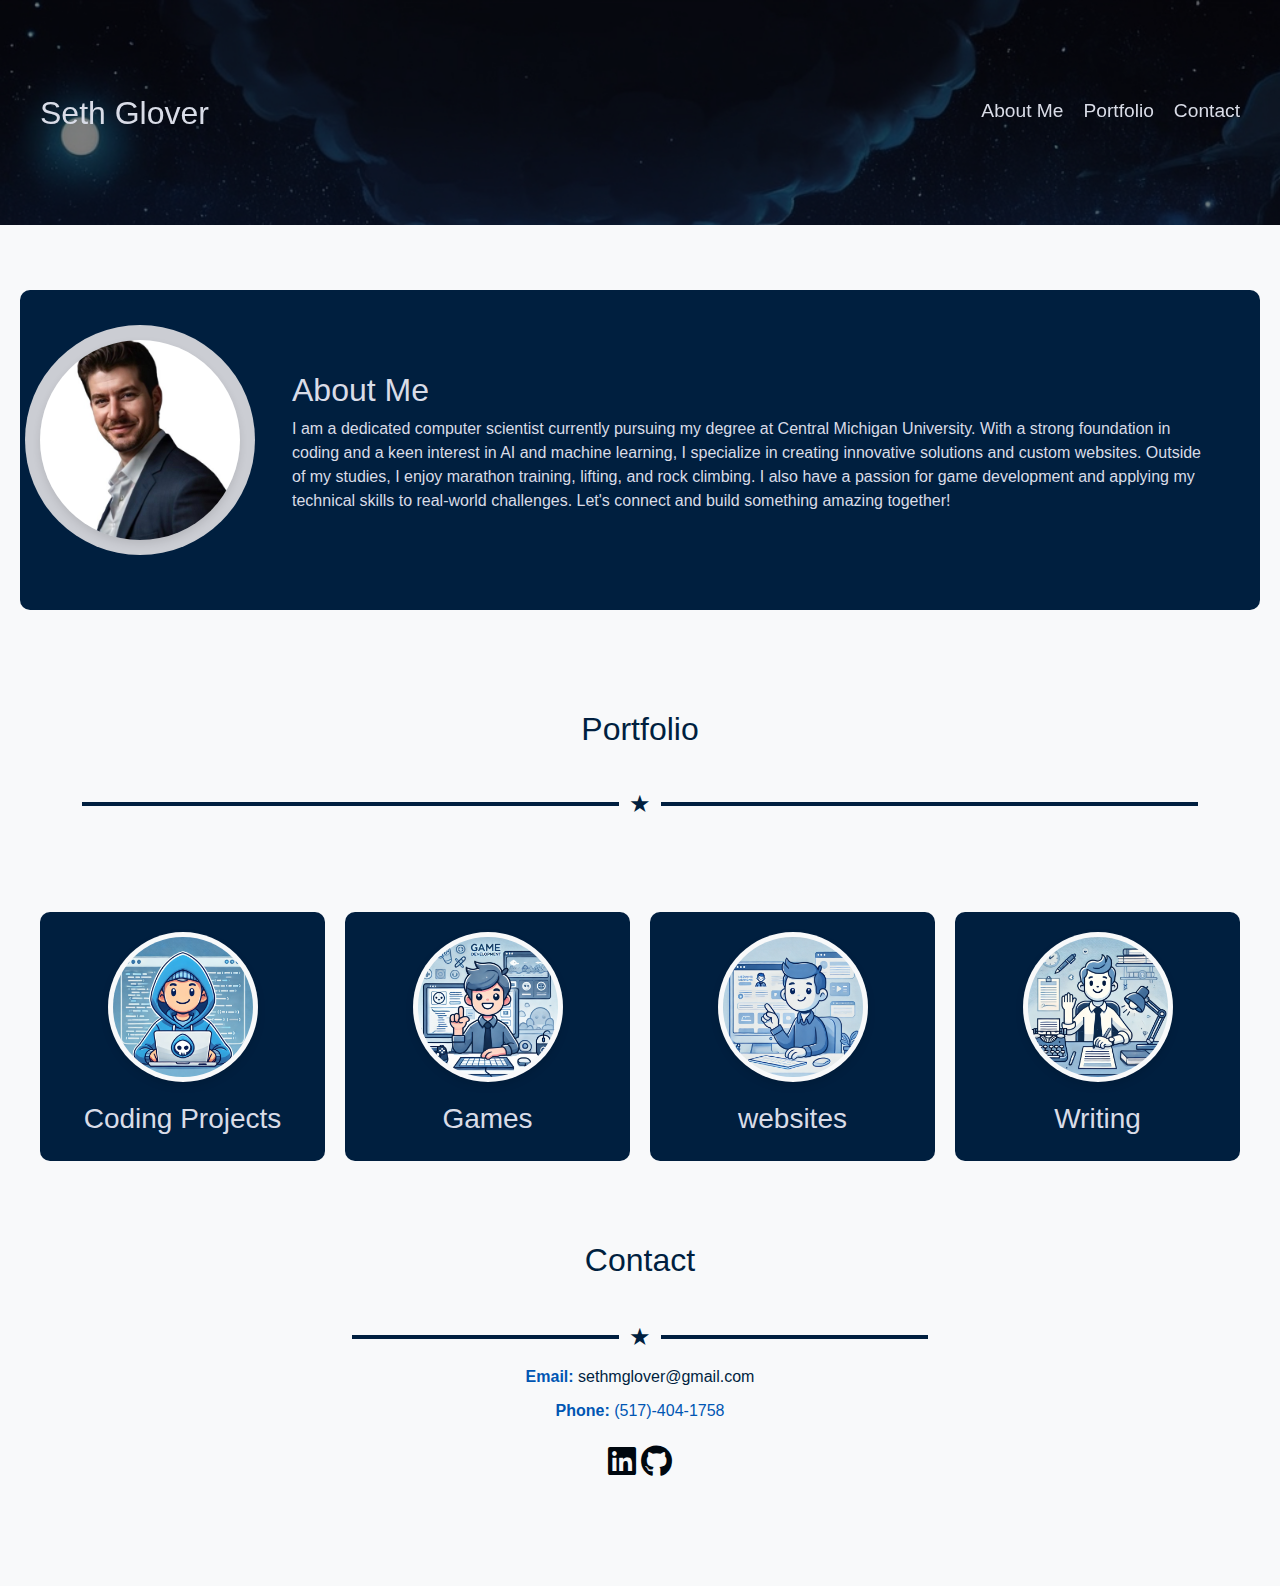
<file: index.html>
<!DOCTYPE html>
<html lang="en">
<head>
    <meta http-equiv="refresh" content="0; url=portfolio_glover.html">
    <meta name="viewport" content="width=device-width, initial-scale=1.0">
    <title>Redirecting...</title>
</head>
<body>
    <p>If you are not redirected automatically, <a href="portfolio_glover.html">click here</a>.</p>
    <script src="https://code.jquery.com/jquery-3.6.0.min.js"></script>
    <script src="https://cdn.jsdelivr.net/npm/bootstrap@5.3.3/dist/js/bootstrap.bundle.min.js" integrity="sha384-YvpcrYf0tY3lHB60NNkmXc5s9fDVZLESaAA55NDzOxhy9GkcIdslK1eN7N6jIeHz" crossorigin="anonymous"></script>
    <script src="prot.js"></script>
</body>
</html>
</file>
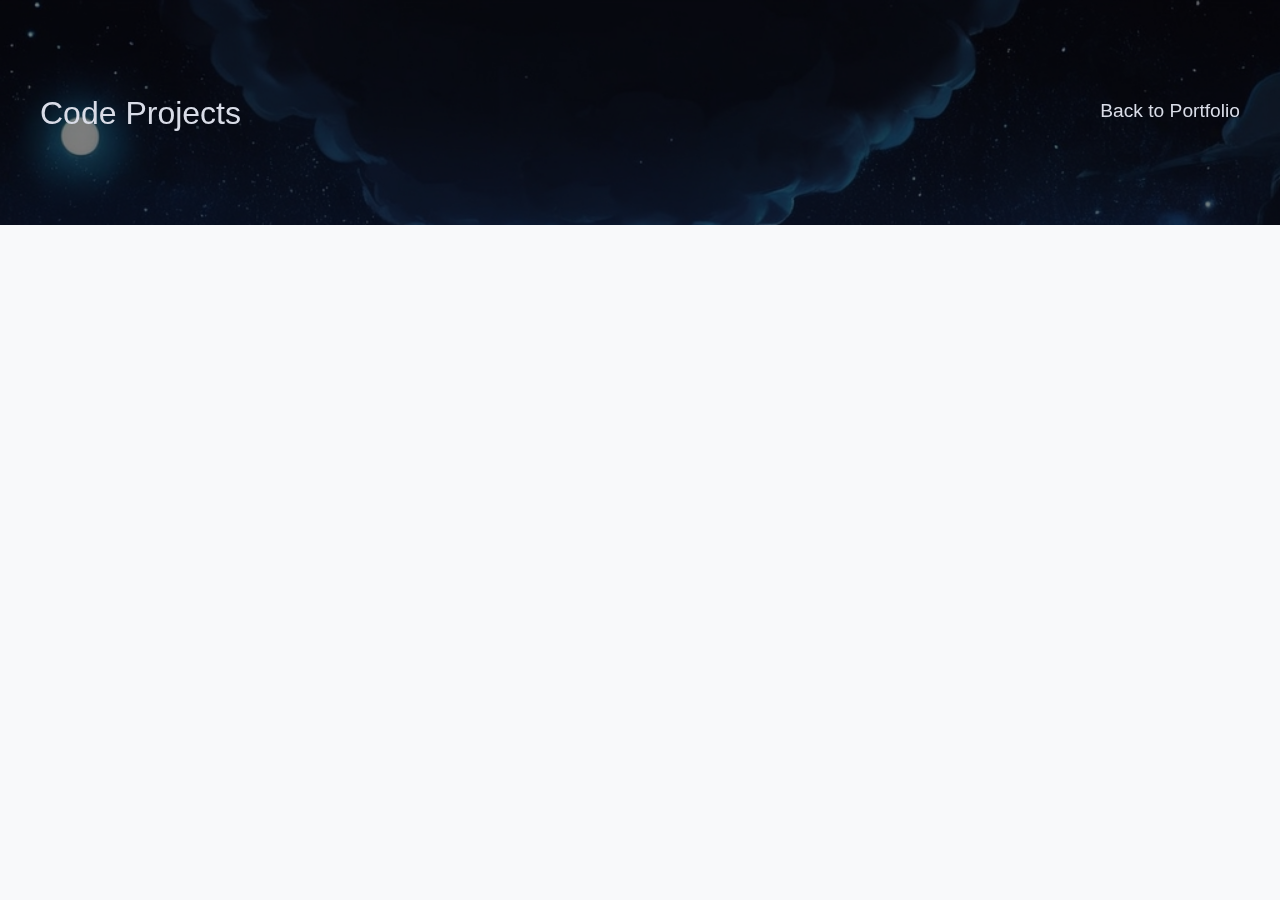
<file: coding.html>
<!DOCTYPE html>
<html lang="en">
<head>
    <meta charset="UTF-8">
    <meta name="viewport" content="width=device-width, initial-scale=1.0">
    <link href="https://cdn.jsdelivr.net/npm/bootstrap@5.3.3/dist/css/bootstrap.min.css" rel="stylesheet" integrity="sha384-QWTKZyjpPEjISv5WaRU9OFeRpok6YctnYmDr5pNlyT2bRjXh0JMhjY6hW+ALEwIH" crossorigin="anonymous">
    <title>Code Projects</title>
    <link rel="stylesheet" href="port_css.css">
</head>
<body>
    <div class="hero-section">
        <div class="overlay"></div>
        <div class="hero-content">
            <p class="hero-name">Code Projects</p>
            <div class="hero-links">
                <a href="index.html" class="hero-link">Back to Portfolio</a>
            </div>
        </div>
    </div>

    <section id="code-section">
        <div class="container">
            <h2>Code Section</h2>
            <p>Details about coding projects.</p>
        </div>
    </section>

    <script src="https://code.jquery.com/jquery-3.6.0.min.js"></script>
    <script src="https://cdn.jsdelivr.net/npm/bootstrap@5.3.3/dist/js/bootstrap.bundle.min.js" integrity="sha384-YvpcrYf0tY3lHB60NNkmXc5s9fDVZLESaAA55NDzOxhy9GkcIdslK1eN7N6jIeHz" crossorigin="anonymous"></script>
    <script src="prot.js"></script>
</body>
</html>
</file>
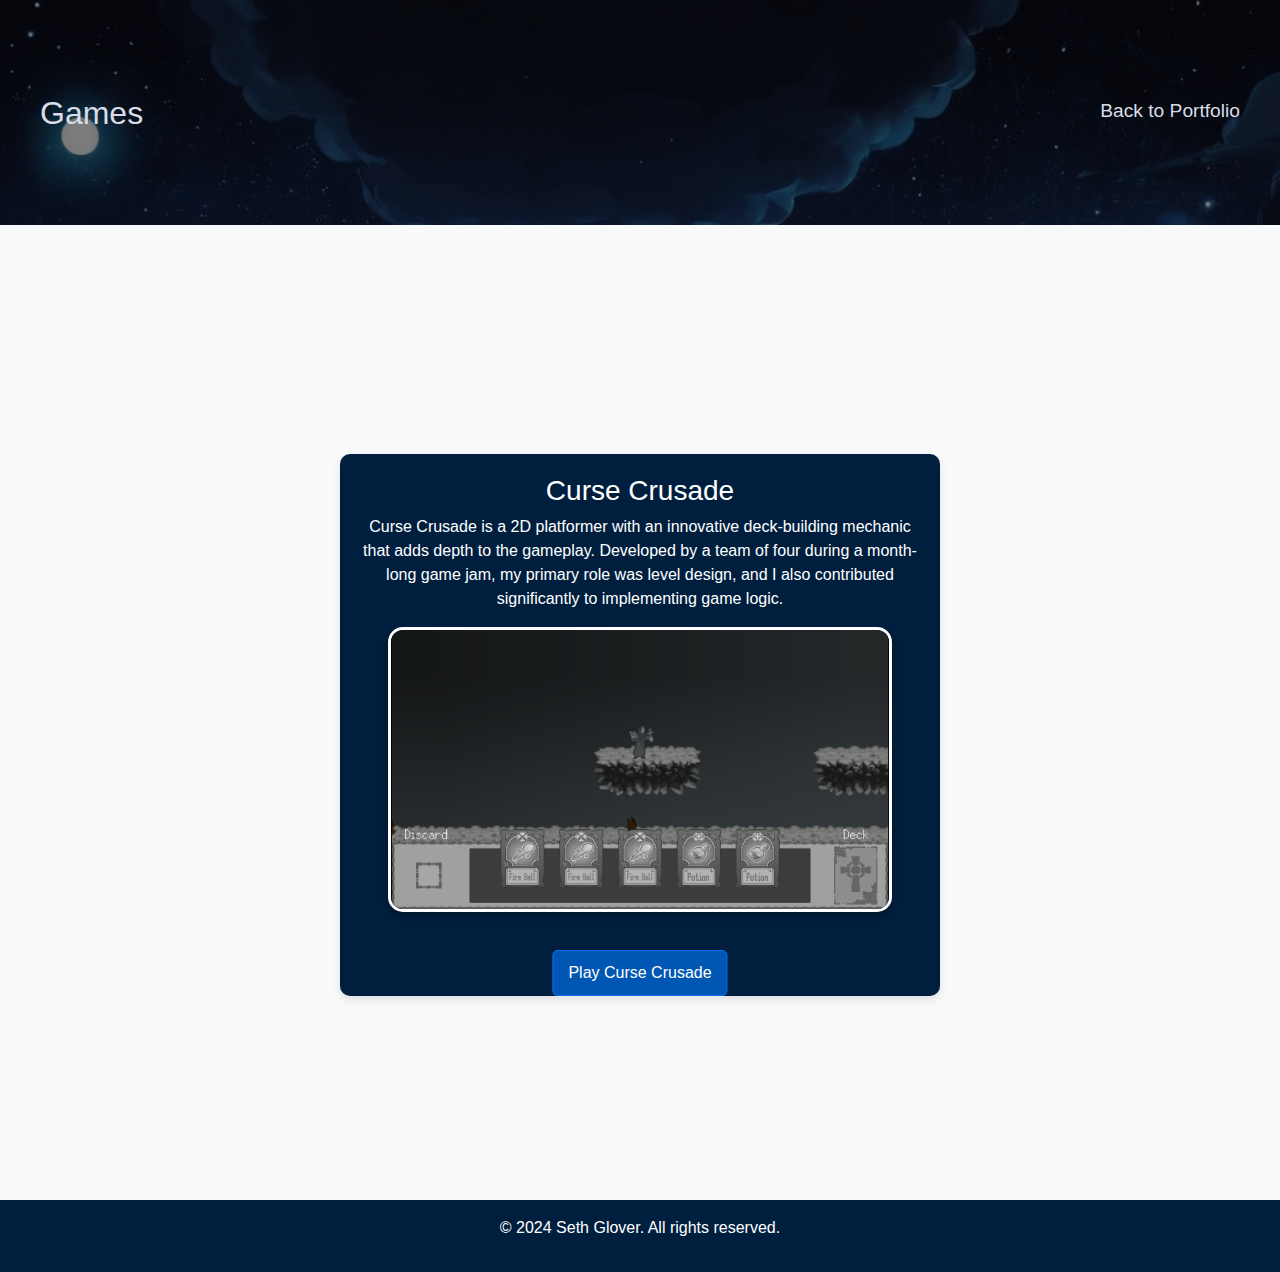
<file: games.html>
<!DOCTYPE html>
<html lang="en">
<head>
    <meta charset="UTF-8">
    <meta name="viewport" content="width=device-width, initial-scale=1.0">
    <link href="https://cdn.jsdelivr.net/npm/bootstrap@5.3.3/dist/css/bootstrap.min.css" rel="stylesheet" integrity="sha384-QWTKZyjpPEjISv5WaRU9OFeRpok6YctnYmDr5pNlyT2bRjXh0JMhjY6hW+ALEwIH" crossorigin="anonymous">
    <title>Games Projects</title>
    <link rel="stylesheet" href="port_css.css">
</head>
<body>
    <div class="hero-section">
        <div class="overlay"></div>
        <div class="hero-content">
            <p class="hero-name">Games</p>
            <div class="hero-links">
                <a href="index.html" class="hero-link">Back to Portfolio</a>
            </div>
        </div>
    </div>

    <section id="games-section" class="game-section">
        <div class="container">
            <h2 class="mb-4"></h2>
            <p></p>
            <div class="game-item my-4 d-flex flex-column align-items-center position-relative">
                <h3 class="text-center">Curse Crusade</h3>
                <p class="text-left">Curse Crusade is a 2D platformer with an innovative deck-building mechanic that adds depth to the gameplay. Developed by a team of four during a month-long game jam, my primary role was level design, and I also contributed significantly to implementing game logic. </p>
                <img src="images/cursed_crusade.png" alt="Curse Crusade Game Image" class="img-fluid game-image mb-4">
                <a href="https://zackavelli.itch.io/curse-crusade" target="_blank" rel="noopener noreferrer" class="btn btn-primary position-absolute bottom-0 start-50 translate-middle-x">Play Curse Crusade</a>
            </div>
            
            
        </div>
    </section>
    
    <footer class="text-center py-3"> 
        <p>&copy; 2024 Seth Glover. All rights reserved.</p>
    </footer>

    <script src="https://code.jquery.com/jquery-3.6.0.min.js"></script>
    <script src="https://cdn.jsdelivr.net/npm/bootstrap@5.3.3/dist/js/bootstrap.bundle.min.js" integrity="sha384-YvpcrYf0tY3lHB60NNkmXc5s9fDVZLESaAA55NDzOxhy9GkcIdslK1eN7N6jIeHz" crossorigin="anonymous"></script>
    <script src="prot.js"></script>
</body>
</html>
</file>
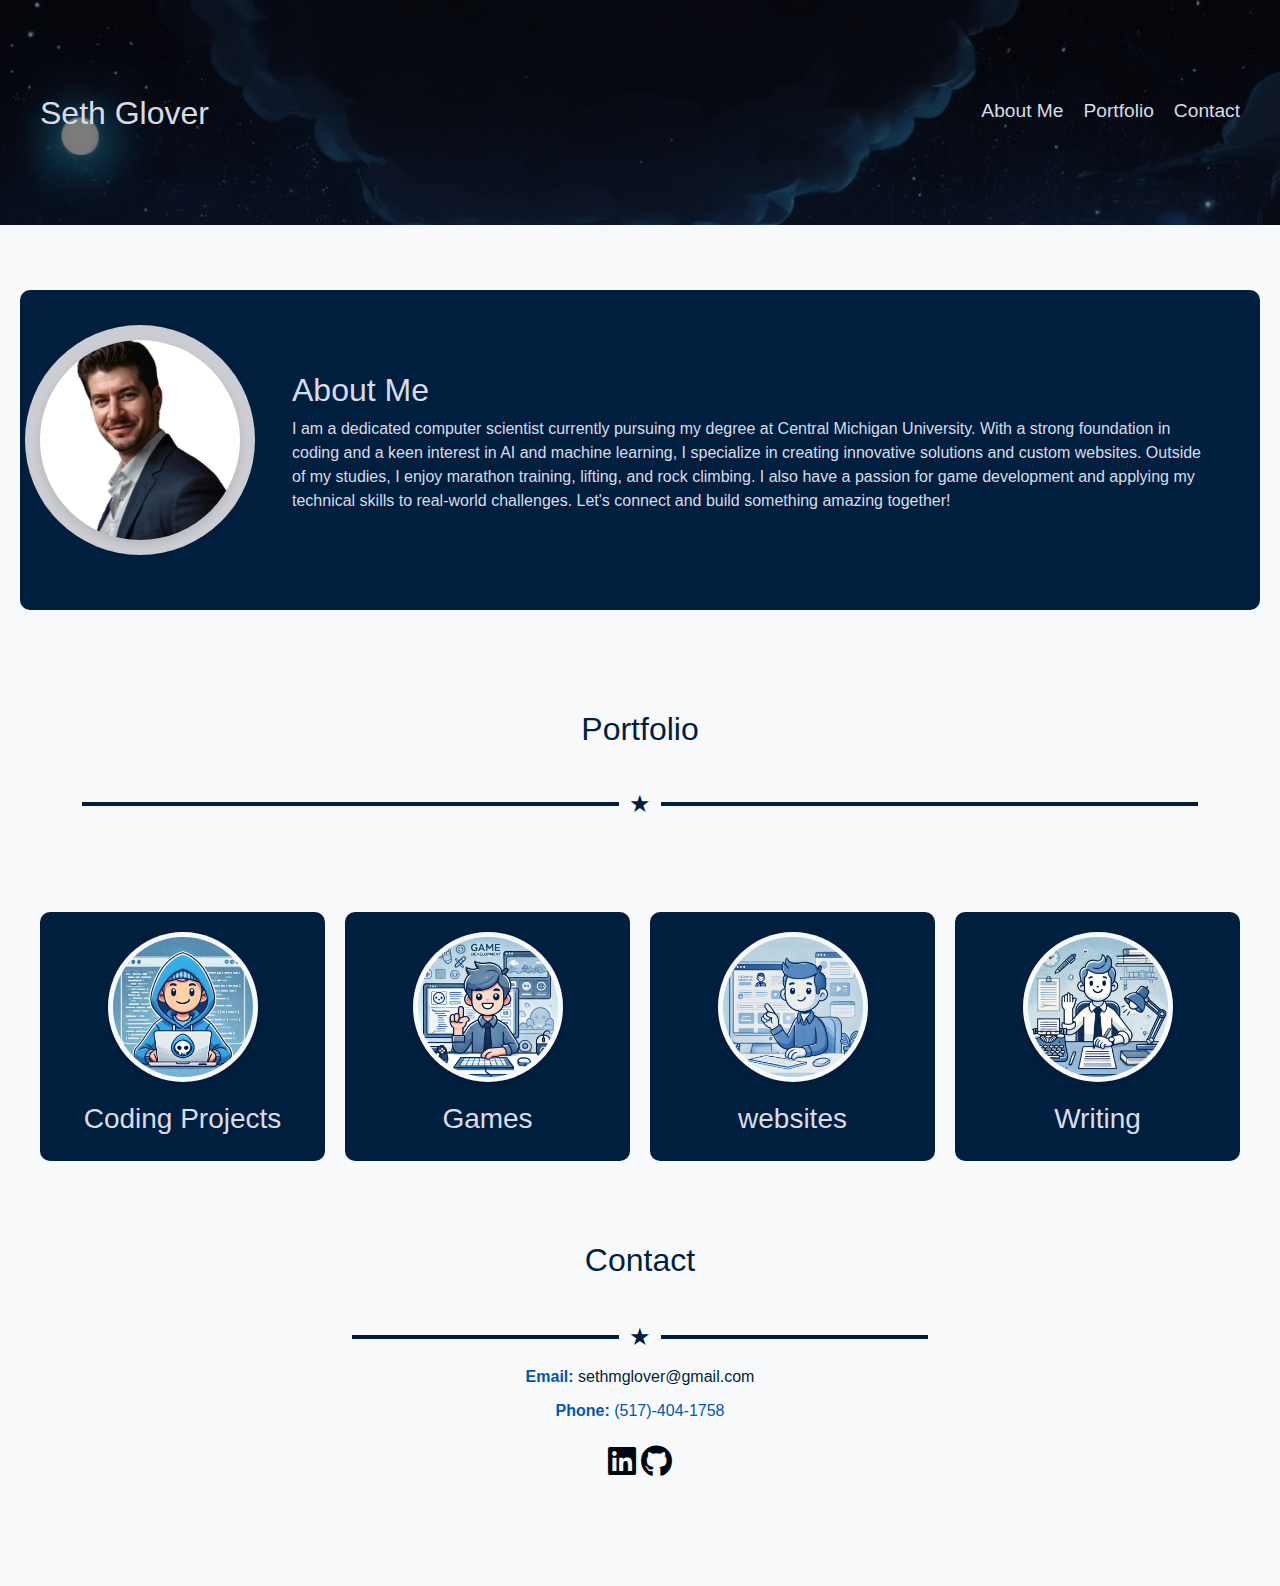
<file: portfolio_glover.html>
<!DOCTYPE html>
<html lang="en">

<head>
    <meta charset="UTF-8">
    <meta name="viewport" content="width=device-width, initial-scale=1.0">
    <link href="https://cdn.jsdelivr.net/npm/bootstrap@5.3.3/dist/css/bootstrap.min.css" rel="stylesheet" integrity="sha384-QWTKZyjpPEjISv5WaRU9OFeRpok6YctnYmDr5pNlyT2bRjXh0JMhjY6hW+ALEwIH" crossorigin="anonymous">
    <link rel="stylesheet" href="https://cdnjs.cloudflare.com/ajax/libs/font-awesome/6.0.0-beta3/css/all.min.css">

    <title>Portfolio</title>
    <link rel="stylesheet" href="port_css.css">
</head>

<body>

    <div class="hero-section">
        <div class="overlay"></div>
        <div class="hero-content">
            <p class= "hero-name" > Seth Glover</p>
            <div class= "hero-links">
                <a href="#about" class="hero-link" id="about-link">About Me</a>
                <a href="#portfolio" class="hero-link" id="portfolio-link">Portfolio</a>
                <a href="#contact" class="hero-link" id="contact-link">Contact</a>
            </div>
            <button class="menu-button" onclick="toggleMenu()">☰</button>
        </div> 
    </div>

    <div class="grid-container">
        <div class="header-about-container">
            <div class="profile-item">
                <div class="profile-wrapper">
                    <img src="images/Profile Image_NBG.jpg" alt="Profile" class="profile-image">
                    <div class="circle circle1"></div>
                    <div class="circle circle2"></div>
                </div>
            </div>

            <section id="about" class="about">
                <div class="container">
                    <h2>About Me</h2>
                    <p>I am a dedicated computer scientist currently pursuing my degree at Central Michigan University. 
                        With a strong foundation in coding and a keen interest in AI and machine learning, 
                        I specialize in creating innovative solutions and custom websites. Outside of my studies, 
                        I enjoy marathon training, lifting, and rock climbing. 
                        I also have a passion for game development and applying my technical skills to real-world challenges. 
                        Let's connect and build something amazing together!</p>
                </div>
            </section>
        </div>
    </div>

    <section class="divider-projects">
        <div class="container">
            <h2>Portfolio</h2>
            <div class="divider">
                <span class="star">★</span>
            </div>
        </div>
    </section>
    
    <section id= "portfolio" class="projects">
        <div class="grid-container-portfolio">
            <div class="project-grid">
                <div class="project-item" data-target="coding.html">
                    <img src="images/cartoon5.png" alt="Project 1">
                    <h3>Coding Projects</h3>
                    
                </div>
                <div class="project-item" data-target="games.html">
                    <img src="images/games.png" alt="Project 2">
                    <h3>Games</h3>
                    
                </div>
                <div class="project-item"  data-target="websites.html">
                    <img src="images/cartoon6.png" alt="Project 3">
                    <h3>websites</h3>
                    
                </div>
                <div class="project-item" data-target="writing.html">
                    <img src="images/writing.png" alt="Project 4">
                    <h3>Writing</h3>
                    
                </div>
            </div>
        </div>
    </section>
    
    <section id="contact" class="contact">
        <div class="container">
            <h2>Contact</h2>
            <div class="divider-contact">
                <div class="divider">
                    <span class="star">★</span>
                </div>
            <!-- <form id="contact-form" action="/send-email" method="POST">
                <div class="mb-3">
                    <label for="name" class="form-label">Name</label>
                    <input type="text" class="form-control" id="name" name="name" required>
                </div>
                <div class="mb-3">
                    <label for="email" class="form-label">Email</label>
                    <input type="email" class="form-control" id="email" name="email" required>
                </div>
                <div class="mb-3">
                    <label for="phone" class="form-label">Phone</label>
                    <input type="tel" class="form-control" id="phone" name="phone" required>
                </div>
                <div class="mb-3">
                    <label for="message" class="form-label">Message</label>
                    <textarea class="form-control" id="message" name="message" rows="5" required></textarea>
                </div>
                <button type="submit" class="btn btn-primary">Submit</button>
            </form> -->
       
            <div class="container">
                <p class="contact-info"><strong>Email:</strong> <a href="mailto:youremail@example.com">sethmglover@gmail.com</a></p>
                <p class="contact-info"><strong>Phone:</strong> (517)-404-1758</p>
            </div>
            <div class="social-icons">
                <a href="https://www.linkedin.com/in/yourlinkedin" target="_blank" class="social-icon"><i class="fab fa-linkedin"></i></a>
                <a href="https://github.com/yourgithub" target="_blank" class="social-icon"><i class="fab fa-github"></i></a>
            </div>

        </div>
    </section>

    <script src="https://code.jquery.com/jquery-3.6.0.min.js"></script>
    <script src="https://cdn.jsdelivr.net/npm/bootstrap@5.3.3/dist/js/bootstrap.bundle.min.js" integrity="sha384-YvpcrYf0tY3lHB60NNkmXc5s9fDVZLESaAA55NDzOxhy9GkcIdslK1eN7N6jIeHz" crossorigin="anonymous"></script>
    <script src="prot.js"></script>
</body>

</html>
</file>
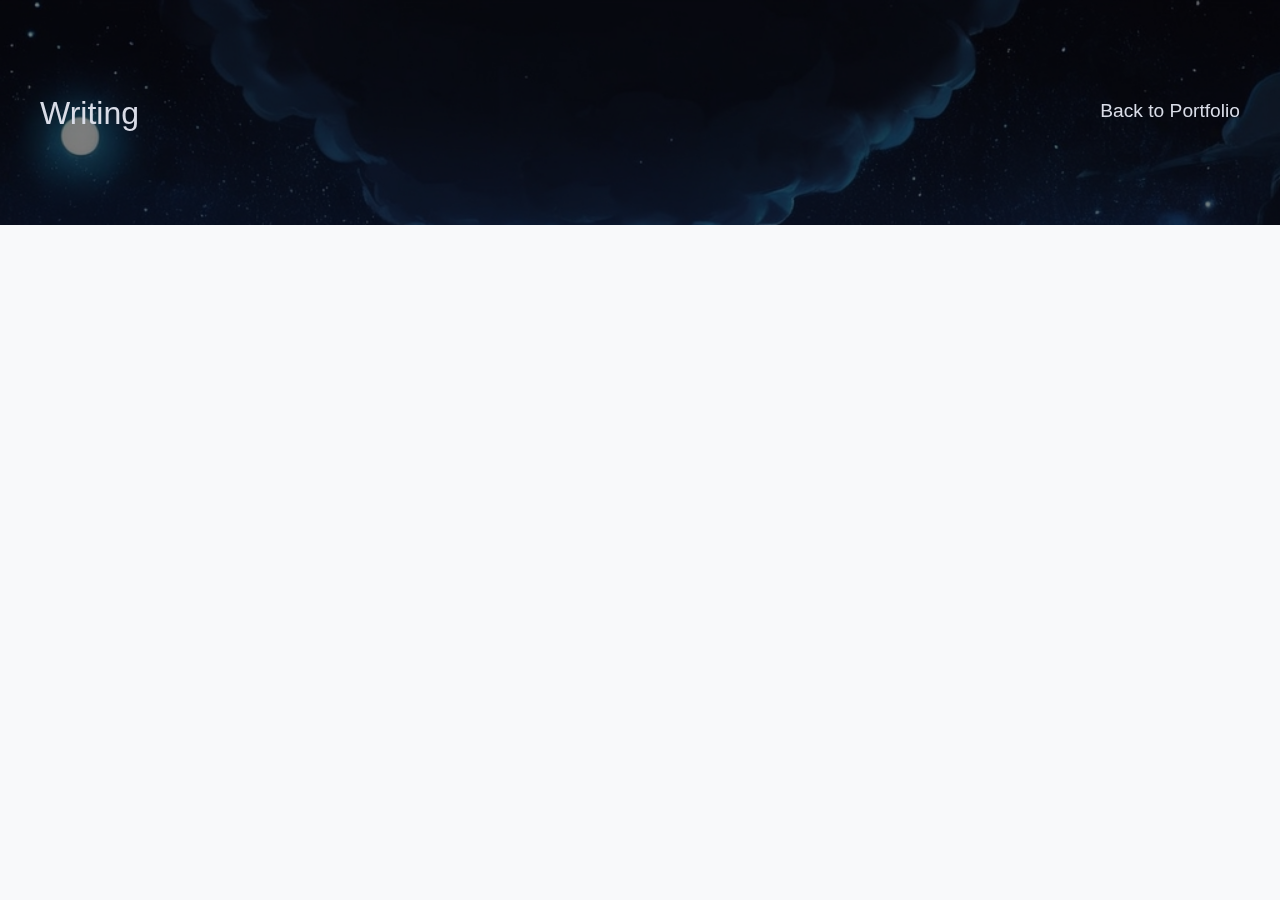
<file: writing.html>
<!DOCTYPE html>
<html lang="en">
<head>
    <meta charset="UTF-8">
    <meta name="viewport" content="width=device-width, initial-scale=1.0">
    <link href="https://cdn.jsdelivr.net/npm/bootstrap@5.3.3/dist/css/bootstrap.min.css" rel="stylesheet" integrity="sha384-QWTKZyjpPEjISv5WaRU9OFeRpok6YctnYmDr5pNlyT2bRjXh0JMhjY6hW+ALEwIH" crossorigin="anonymous">
    <title>Writing Projects</title>
    <link rel="stylesheet" href="port_css.css">
</head>
<body>
    <div class="hero-section">
        <div class="overlay"></div>
        <div class="hero-content">
            <p class="hero-name">Writing</p>
            <div class="hero-links">
                <a href="index.html" class="hero-link">Back to Portfolio</a>
            </div>
        </div>
    </div>

    <section id="writing-section">
        <div class="container">
            <h2>Writing Section</h2>
            <p>Details about writing projects.</p>
        </div>
    </section>

    <script src="https://code.jquery.com/jquery-3.6.0.min.js"></script>
    <script src="https://cdn.jsdelivr.net/npm/bootstrap@5.3.3/dist/js/bootstrap.bundle.min.js" integrity="sha384-YvpcrYf0tY3lHB60NNkmXc5s9fDVZLESaAA55NDzOxhy9GkcIdslK1eN7N6jIeHz" crossorigin="anonymous"></script>
    <script src="prot.js"></script>
</body>
</html>
</file>
<file: port_css.css>
@import "";

/* Define color variables */
:root {
    --primary-color: #001f3f; /* Navy blue */
    --icon-color:#00080f;
    --primary-border-color: #0056b3; /* Darker blue */
    --secondary-color: #6c757d; /* Gray */
    --background-color: #f8f9fa; /* Light background */
    --text-color: #d9dce7; /* Dark text */
    --sub-text-color: #cbcdd3; /* Slightly darker than text */
    --overlay-color: rgba(0, 0, 0, 0.5);
    --transparent-background: rgba(0, 31, 63, 0.041);
}

body {
    font-family: 'Arial', sans-serif;
    margin: 0;
    padding: 0;
    background-color: var(--background-color);
    color: var(--text-color);
}
/*================================================================*/
/*  Hero.
/*================================================================*/
.hero-section {
    position: fixed;
    top: 0;
    left: 0;
    right: 0;
    z-index: 1000;
    width: 100%;
    height: 25vh;
    background: url('images/background1.jpg') no-repeat center center/cover;
    display: flex;
    align-items: center;
    justify-content: space-between;
    padding: 0 20px;
    text-align: left;
    background-attachment: fixed; /* Adds the parallax effect */
}

.overlay {
    position: absolute;
    top: 0;
    left: 0;
    width: 100%;
    height: 100%;
    background-color: var(--overlay-color); /* Semi-transparent overlay for readability */
}

.hero-content {
    position: relative;
    z-index: 2;
    width: 100%;
    display: flex;
    justify-content: space-between;
    align-items: center;
}

.hero-name {
    font-size: 2em;
    margin: 0;
    padding-left: 20px; /* Add padding from the left edge */
    color: var(--text-color);
}

.hero-links {
    display: flex;
    gap: 20px; /* Space between the links */
    padding-right: 20px; /* Add padding from the right edge */
}

.hero-links .hero-link {
    color: var(--text-color);
    text-decoration: none;
    font-size: 1.2em;
    position: relative;
}

.hero-links .hero-link::after {
    content: '';
    display: block;
    width: 0;
    height: 2px;
    background: var(--text-color);
    transition: width 0.3s;
}

.hero-links .hero-link:hover::after {
    width: 100%;
}

.hero-links .hero-link.active,
.hero-links .hero-link.active::after {
    color: var(--active-color);
    width: 100%;
}
.menu-button {
    display: none;
    font-size: 1.5em;
    background: none;
    border: none;
    color: var(--text-color);
    cursor: pointer;
}
/* Media query for smaller screens */
@media (max-width: 768px) {
    .hero-links {
        display: flex; /* Make sure links are visible by default */
        flex-direction: column; /* Stack links vertically */
        gap: 10px; /* Space between each link */
        position: relative; /* Adjust position to prevent overlapping */
        padding: 10px 20px; /* Add some padding for better appearance */
        z-index: 10; /* Ensure links are on top */
    }

    .hero-links .hero-link {
        text-align: center; /* Center links for better layout on mobile */
        font-size: 1.5em; /* Increase the size for better touch accessibility */
    }

    .menu-button {
        display: none;
        z-index: 15; /* Make sure the button is above the other elements */
    }
}

/*================================================================*/
/*  Header Section / About Me.
/*================================================================*/
/* Media query for mobile screens */
@media (max-width: 768px) {
    .header-about-container {
        flex-direction: column;
        align-items: center;
    }

    .profile-item {
        order: -1; /* Move the profile picture to the top */
    }

    .header, .about {
        padding: 10px; /* Adjust padding for better spacing */
        text-align: center; /* Center-align text for better mobile presentation */
    }
}


.grid-container {
    display: grid;
    grid-template-columns: 1fr; /* Single column for grid container */
    grid-gap: 20px; /* Space between grid items */
    margin-top: 30vh; /* Adjust to accommodate the height of the top rectangle */
    padding: 20px;
}
/* Ensure other sections are not given a higher z-index */
.header-about-container,
.divider-projects,
.projects,
.contact {
    position: relative; /* Ensure these sections have default positioning */
    z-index: 1; /* Ensure these sections are below the hero section */
    padding-top: 30px; /* Add padding to ensure content is visible below the fixed hero */
}

.header-about-container {
    background: var(--primary-color);
    padding: 50px 20px;
    border-radius: 10px;
    display: flex;
    align-items: center;
    color: var(--text-color); /* Ensure text color is set */
}

.header, .about {
    flex: 1;
    padding: 20px;
}

.header .container, .about .container {
    background: transparent; /* Ensure containers are also transparent */
}

.header .subtitle {
    font-size: 1.2em;
    color: var(--sub-text-color);
}

/* Profile picture */
.profile-image {
    border-radius: 50%; /* Make the image circular */
    width: 200px;
    height: 200px;
    object-fit: cover; /* Ensures the image covers the whole area */
    box-shadow: 0 4px 8px rgba(0, 0, 0, 0.1);
    position: relative;
    z-index: 2;
    
    box-sizing: border-box;
}

.profile-item {
    display: flex;
    justify-content: center;
    align-items: center;
    margin-bottom: 20px;
    margin-right: 20px;
    position: relative;
    height: 200px;
}

.profile-wrapper {
    position: relative;
    display: flex;
    justify-content: center;
    align-items: center;
}

.circle {
    position: absolute;
    border-radius: 50%;
    background: var(--sub-text-color);   
    z-index: 1; /* Ensure circles are behind the image */
}

/* .circle1 {
    width: 210px; 
    height: 210px; 
    top: -170px; 
    left: -20px; 
    border: 2px solid var(--text-color);
} */

.circle2 {
    width: 230px;
    height: 230px;
    left: -15px; 
    background: var(--sub-text-color); 
} 

/*================================================================*/
/* Dividers.
/*================================================================*/
.divider-projects {
    text-align: center;
    margin: 40px 0; /* Space around the divider */
    position: relative; /* Needed for pseudo-element positioning */
}

.divider-projects h2 {
    display: inline-block;
    padding: 10px 10px;
    color: var(--primary-color);
}

.divider-contact {
    text-align: center;
    margin: 40px 0; /* Space around the divider */
    position: relative; /* Needed for pseudo-element positioning */
}

.divider-contact h2 {
    display: inline-block;
    padding: 10px 10px;
    color: var(--primary-color);
}

.divider {
    display: flex;
    align-items: center;
    justify-content: center;
    margin-top: 20px; /* Space between the title and the line */
    position: relative;
}

.divider::before, .divider::after {
    content: "";
    flex: 1;
    height: 4px; /* Make the line thicker */
    background-color: var(--primary-color);
}

.star {
    font-size: 1.5em; /* Adjust size as needed */
    color: var(--primary-color);
    margin: 0 10px; /* Space around the star */
}

/*================================================================*/
/* Portfolio.
/*================================================================*/
.grid-container-portfolio {
    display: flex;
    justify-content: center; /* Center grid container horizontally */
    padding: 20px;
}

.project-grid {
    display: grid;
    grid-template-columns: repeat(auto-fit, minmax(200px, 1fr)); /* Allow items to fit into rows */
    gap: 20px;
    max-width: 1200px; /* Adjust max width to center items within the container */
    width: 100%;
    justify-content: center; /* Center grid items horizontally */
}

.project-item {
    text-align: center;
    background-color: var(--primary-color); /* Navy blue background for squares */
    padding: 20px;
    border-radius: 10px;
    position: relative;
    transition: transform 0.3s ease, box-shadow 0.3s ease; /* Smooth animation for transform and box-shadow */
}

.project-item:hover {
    transform: scale(1.05); /* Slightly scale up the item on hover */
    box-shadow: 0 8px 16px rgba(0, 0, 0, 0.2); /* Add a more prominent shadow on hover */
}

.project-item img {
    border-radius: 50%; /* Make the image circular */
    width: 150px;
    height: 150px;
    object-fit: cover; /* Ensures the image covers the whole area */
    box-shadow: 0 4px 8px rgba(0, 0, 0, 0.1);
    margin-bottom: 10px;
    background-color: var(--background-color); /* Ensure the background color is set */
    padding: 5px; /* Padding to create space between the image and the border */
    transition: transform 0.3s ease; /* Smooth animation for transform */
}

.project-item img:hover {
    transform: scale(1.1); /* Slightly scale up the image on hover */
}

.project-item h3 {
    margin: 10px 0 5px;
    color: var(--text-color); /* Ensure text color is set */
}

.project-item p {
    margin: 0;
    color: var(--sub-text-color); /* Ensure text color is set */
}
/*================================================================*/
/* Contact.
/*================================================================*/
.contact {
    padding: 60px 0;
}

.contact h2 {
    text-align: center;
    color: var(--primary-color); 
    margin-bottom: 40px;
}

.contact .container {
    max-width: 600px;
    margin: 0 auto;
}

.contact .form-label {
    font-weight: bold;
    color: var(--primary-border-color);
}

.contact .form-control {
    border: 1px solid var(--primary-border-color);
    border-radius: 5px;
    padding: 10px;
    width: 100%;
    box-sizing: border-box;
}

.contact .btn {
    display: block;
    width: 100%;
    padding: 10px;
    background-color: var(--primary-color);
    border: none;
    border-radius: 5px;
    color: white;
    font-size: 16px;
    cursor: pointer;
}

.contact .btn:hover {
    background-color: var(--primary-border-color);
}

.contact {
    padding: 60px 0;
    position: relative;
}

.contact h2 {
    text-align: center;
    color: var(--primary-color); 
    margin-bottom: 40px;
}

.contact .container {
    max-width: 600px;
    margin: 0 auto;
    text-align: center; /* Center align the contact details */
}

.contact .contact-info {
    font-size: 1em;
    margin: 10px 0; /* Space between each contact detail */
    color: var(--primary-border-color);
}

.contact .contact-info a {
    color: var(--primary-color); /* Match link color to your primary color */
    text-decoration: none;
}

.contact .contact-info a:hover {
    text-decoration: underline; /* Underline links on hover for better UX */
}

/* Social icons styling */
.social-icons {
    margin-top: 15px; /* Space above the GitHub icon */
    text-align: center; /* Center align the icon for better presentation */
}

.social-icon {
    color: var(--icon-color); /* Set the color to match your theme */
    font-size: 2em; /* Ensure the icon is large enough */
    text-decoration: none; /* Remove any underlines */
    transition: color 0.3s ease, transform 0.3s ease; /* Add hover effect */
}

.social-icon:hover {
    color: var(--background-color); /* Change color on hover */
    transform: scale(1.1); /* Slightly enlarge on hover */
}



/*================================================================*/
/* Games.
/*================================================================*/
#games-section {
    display: flex;
    text-align: center;
    justify-content: center;
    align-items: center;
    flex-direction: column;
    background-color: var(--background-color);
    margin-top: 300px;
    padding-bottom: 50px;
    min-height: 100vh;
}
.game-item {
    background-color: var(--primary-color);
    color: #ffffff;
    padding: 20px;
    padding-bottom: 60px; /* Add extra padding at the bottom to make space for the button */
    border-radius: 10px;
    box-shadow: 0 4px 8px rgba(0, 0, 0, 0.1);
    transition: transform 0.3s, box-shadow 0.3s;
    position: relative;
    max-width: 600px; /* Adjust to suit your design */
    width: auto; /* Remove the 100% width */
    margin: 20px auto; /* Center the game-item inside its container */
}

.game-item img.game-image {
    max-width: 90%; /* Adjust the size to suit your design */
    margin: 0 auto 20px; /* Center the image horizontally and add space below it */
    border: 3px solid #ffffff; /* Add a border to make it pop */
    border-radius: 15px;
    box-shadow: 0 4px 8px rgba(0, 0, 0, 0.3); /* Add some shadow to make it stand out */
    display: block; /* Ensure the image is treated as a block element */
}

.game-item a {
    color: #ffffff;
    text-decoration: none;
    padding: 10px 15px;
    background-color: var(--primary-border-color);
    border-radius: 5px;
    transition: background-color 0.3s;
    position: absolute; /* Keep it positioned relative to the game-item container */
    bottom: 20px; /* Space it above the bottom edge of the container */
    left: 50%;
    transform: translateX(-50%); /* Center the button horizontally */
}

.game-item a:hover {
    background-color: #004080;
}



html, body {
    height: 100%;
    margin: 0;
    display: flex;
    flex-direction: column;
}

body {
    font-family: 'Arial', sans-serif;
    margin: 0;
    padding: 0;
    background-color: var(--background-color);
    color: #333333; /* Change this to your desired main text color */
}

.content {
    flex: 1;
}

footer {
    background-color: var(--primary-color);
    color: #ffffff;
    text-align: center;
    padding: 1rem 0;
}
/*================================================================*/
/* Websites.
/*================================================================*/

#web {
    padding-top: 30vh; /* Adjust this value as needed to create enough space below the hero */
}

/* Websites section heading (e.g., "Websites") */
#web h2 {
    color: var(--primary-color); /* Change the color to match your theme, e.g., --primary-color */
    font-size: 2.5em; /* Adjust the size as desired */
    text-align: center; /* Center align if you want */
    margin-bottom: 20px;
}

#web h4 {
    color: var(--text-color);
    font-size: .75em;
    text-align: center;
    margin-top: 10px;
}

/* Websites section paragraph */
#web p {
    color: var(--text-color); /* Use a variable or any desired color, e.g., #333333 */
    font-size: 1.1em; /* Adjust the size as desired */
    line-height: 1.5; /* Add line height for better readability */
    text-align: center; /* Optional: center-align the paragraph */
}

/* Website summary text */
.website-card h4 {
    color: var(--primary-border-color); /* Choose a color that stands out for titles */
    font-size: 1.5em; /* Adjust as needed */
}

.website-card p {
    color: var(--sub-text-color); /* Adjust color for readability */
    font-size: 1em; /* Adjust as needed */
}

.website-card {
    background-color: var(--primary-color);
    padding: 15px;
    border-radius: 10px;
    box-shadow: 0 4px 8px rgba(0, 0, 0, 0.1);
    transition: transform 0.3s ease, box-shadow 0.3s ease; /* Smooth transition on hover */
    overflow: visible; /* Ensure no content is hidden or clipped */
    position: relative; /* Allow proper stacking of elements */
}


.website-card:hover {
    transform: scale(1.02); /* Slightly scale up the entire card on hover */
    box-shadow: 0 8px 16px rgba(0, 0, 0, 0.2); /* Add a deeper shadow on hover for emphasis */
}

.website-img {
    width: 100%; /* Make sure the image takes up the full width of its container */
    max-width: 500px; /* Set a max width so the image doesn't get too large */
    border-radius: 10px;
    box-shadow: 0 4px 8px rgba(0, 0, 0, 0.1);
    transition: box-shadow 0.3s ease; /* Smooth transition for the shadow */
}

/* Remove the transform scale on image hover to fix the enlargement issue */
.website-img:hover {
    box-shadow: 0 8px 16px rgba(0, 0, 0, 0.2); /* Only change the shadow on hover */
}

.row {
    overflow: visible; /* Ensure content in flex containers is not clipped */
}

.col-sm-7 {
    overflow: visible; /* Make sure child elements are not hidden */
    position: relative; /* Allow proper positioning */
}
</file>
